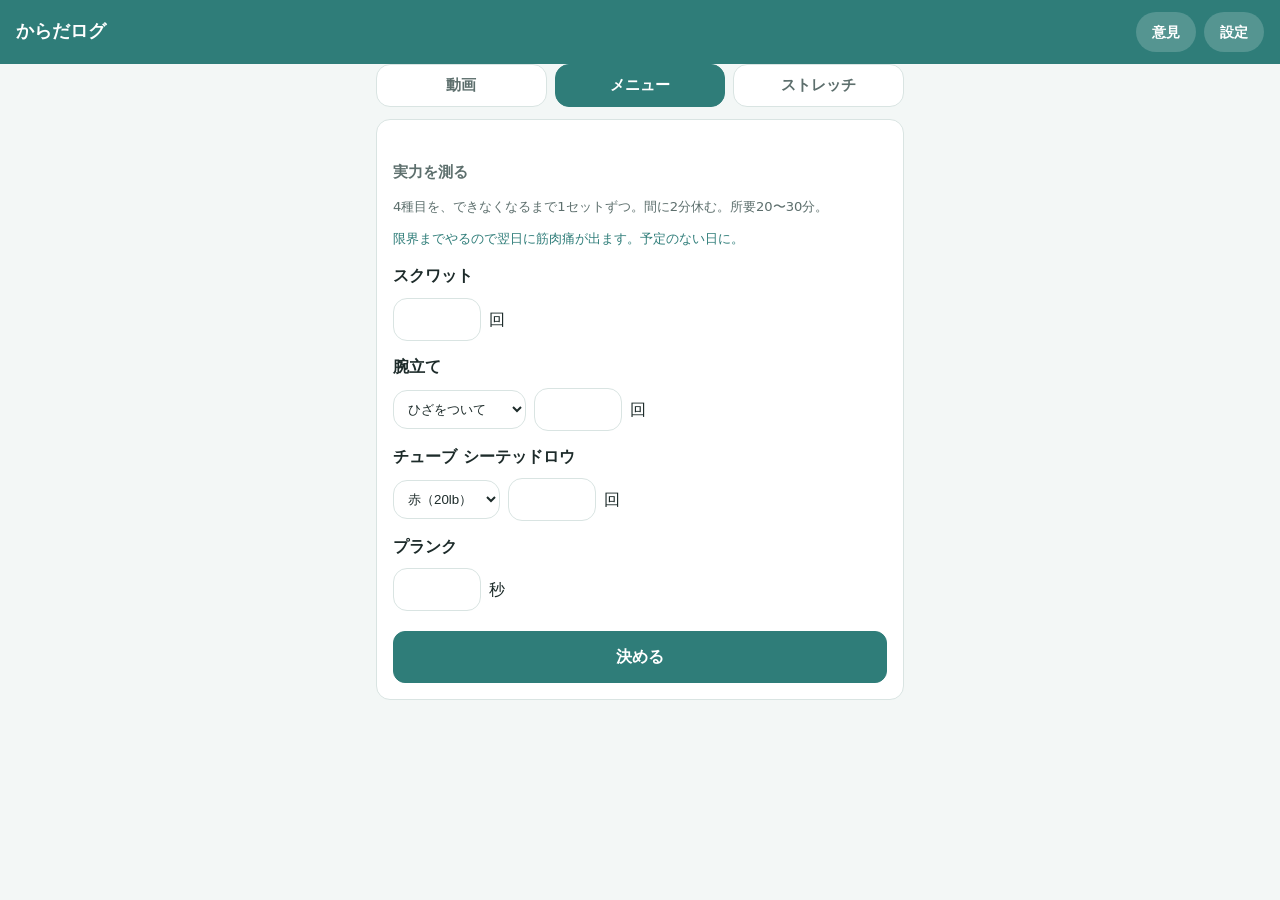
<file: app/index.html>
<!DOCTYPE html>
<html lang="ja">
<head>
<meta charset="UTF-8">
<meta name="viewport" content="width=device-width, initial-scale=1, viewport-fit=cover">
<title>からだログ</title>
<meta name="theme-color" content="#2f7d79">
<link rel="manifest" href="manifest.webmanifest">
<link rel="icon" href="icon.svg" type="image/svg+xml">
<link rel="apple-touch-icon" href="icon-192.png">
<script>
  // 旧URL(GitHub Pages)で開かれたら引っ越し先へ送る。
  // 記録はオリジンごとに別々に保存されるので、両方で使うとデータが2か所に分かれてしまう。
  if (location.hostname.endsWith('.github.io')) {
    location.replace('https://karada-log-3ay.pages.dev/');
  }
</script>
<link rel="stylesheet" href="style.css">
</head>
<body>

<header class="bar">
  <h1>からだログ</h1>
  <span class="bar-btns">
    <button id="btn-feedback" class="icon-btn" aria-label="意見を送る">意見</button>
    <button id="btn-settings" class="icon-btn" aria-label="設定">設定</button>
  </span>
</header>

<main>
  <nav class="tabs">
    <button class="tab" data-tab="today">動画</button>
    <button class="tab on" data-tab="menu">メニュー</button>
    <button class="tab" data-tab="stretch">ストレッチ</button>
  </nav>

  <div id="tab-today" hidden>
  <!-- 測る日などの知らせ(開いたときだけ出る。Webアプリは定時に通知を鳴らせない) -->
  <div id="notices" hidden></div>

  <!-- 記録の状況 -->
  <section class="stats" id="stats">
    <div class="stat">
      <span class="stat-num" id="stat-streak">0</span>
      <span class="stat-label">連続</span>
    </div>
    <div class="stat">
      <span class="stat-num" id="stat-week">0</span>
      <span class="stat-label">今週</span>
    </div>
    <div class="stat">
      <span class="stat-num" id="stat-total">0</span>
      <span class="stat-label">のべ本数</span>
    </div>
  </section>

  <!-- 今日やること -->
  <section id="today-area">
    <h2 class="sec-title">今日やること</h2>
    <div id="today-card"></div>
  </section>

  <!-- 余力の質問 -->
  <section id="spare-area" hidden>
    <div class="card ask">
      <p class="ask-q">まだもう1本できそうですか？</p>
      <div class="btn-row">
        <button id="btn-spare-yes" class="btn primary">できそう</button>
        <button id="btn-spare-no" class="btn">今日はここまで</button>
      </div>
      <p class="note">「できそう」が2回続くと、次からその部位の動画が1段きつくなります。</p>
    </div>
  </section>

  <!-- 次の1本(余力があるとき) -->
  <section id="second-area" hidden>
    <h2 class="sec-title" id="second-title">追加の1本</h2>
    <div id="second-card"></div>
    <p class="note" id="second-note" hidden></p>
  </section>

  <!-- 部位バランス -->
  <section>
    <h2 class="sec-title">部位のバランス（直近30日）</h2>
    <div class="balance" id="balance"></div>
  </section>

  <!-- 履歴 -->
  <section>
    <h2 class="sec-title">記録</h2>
    <ul class="history" id="history"></ul>
  </section>
  </div>

  <!-- 処方型メニュー(種目・回数・負荷を自分に合わせて出す) -->
  <div id="tab-menu">
    <div id="menu-area"></div>
  </div>

  <!-- 実行中の画面。メニューを頭から流す -->
  <!-- 横に倒したとき、A が左半分・B が右半分になる。
       縦のときは両方 display:contents にして、order で今までどおりの並びに戻す -->
  <div id="run" hidden>
    <div class="run-a">
      <canvas id="run-cv" hidden></canvas>
      <div id="run-rest" class="btn-row" hidden>
        <button id="run-rest-minus" class="btn small">−15秒</button>
        <button id="run-rest-plus" class="btn small">＋15秒</button>
      </div>
      <p id="run-next"></p>
      <div id="run-ask" hidden>
        <p id="run-ask-name"></p>
        <div class="ask-row">
          <button id="run-ask-minus" class="btn">−</button>
          <span id="run-ask-val"></span>
          <button id="run-ask-plus" class="btn">＋</button>
        </div>
      </div>
    </div>
    <div class="run-b">
      <p id="run-name"></p>
      <p id="run-sub"></p>
      <p id="run-tags"></p>
      <p id="run-num"></p>
      <p id="run-count"></p>
      <div id="run-list" hidden></div>
      <div class="btn-row run-btns">
        <button id="run-pause" class="btn wide">一時停止</button>
        <button id="run-skip" class="btn wide">ここまで</button>
      </div>
      <div class="btn-row run-btns">
        <button id="run-stop" class="btn wide">やめる</button>
      </div>
    </div>
  </div>

  <!-- お手本アニメ。棒人間で動きとポイントを見せる -->
  <div id="demo" hidden>
    <div class="demo-head">
      <p id="demo-name"></p>
      <button id="demo-close" class="btn small">閉じる</button>
    </div>
    <p id="demo-load"></p>
    <p id="demo-tags"></p>
    <canvas id="demo-cv"></canvas>
    <div class="demo-row">
      <span id="demo-phase"></span>
      <span class="demo-btns">
        <button id="demo-slow" class="btn small" aria-pressed="false">ゆっくり</button>
        <button id="demo-play" class="btn small">止める</button>
      </span>
    </div>
    <ul id="demo-pts"></ul>
    <button id="demo-video" class="btn small">動画</button>
    <div id="demo-frame"></div>
  </div>

  <!-- ストレッチ(記録はしない。やりたいものを選んで再生するだけ) -->
  <div id="tab-stretch" hidden>
    <div id="stretch-list"></div>
  </div>
</main>

<!-- 設定画面 -->
<div id="settings" class="sheet" hidden>
  <div class="sheet-inner">
    <header class="bar">
      <h2>設定</h2>
      <button id="btn-close-settings" class="icon-btn" aria-label="閉じる">閉じる</button>
    </header>

    <section class="pad">
      <h3>今日の動画を変える</h3>
      <p class="note">分類がずれていたり、気分が乗らないときに別の動画へ差し替えます。今日の分だけ変わります。</p>
      <div class="field">
        <label for="sel-part">部位</label>
        <select id="sel-part">
          <option value="upper">上半身</option>
          <option value="back">背中</option>
          <option value="lower">下半身</option>
          <option value="core">体幹</option>
          <option value="full">全身</option>
          <option value="warmup">ウォームアップ</option>
        </select>
      </div>
      <div class="field">
        <label for="sel-video">動画</label>
        <select id="sel-video"></select>
      </div>
      <button id="btn-apply-video" class="btn primary wide">今日の動画にする</button>
    </section>

    <section class="pad">
      <h3>音の大きさ</h3>
      <div class="field">
        <input id="set-vol" type="range" min="0" max="100" step="10">
        <span id="set-vol-num"></span>
      </div>
    </section>

    <section class="pad">
      <h3>休みの長さ</h3>
      <div class="field">
        <label for="set-rest-set">セット間</label>
        <input id="set-rest-set" class="num" type="number" inputmode="numeric" min="0" max="30"> 秒
      </div>
      <div class="field">
        <label for="set-rest-ex">種目を変えるとき</label>
        <input id="set-rest-ex" class="num" type="number" inputmode="numeric" min="0" max="30"> 秒
      </div>
      <button id="btn-rest-save" class="btn primary wide">決める</button>
    </section>

    <section class="pad">
      <h3>今日の記録を取り消す</h3>
      <p class="note">間違えて記録したときに使います。今日の分だけ消します。</p>
      <button id="btn-undo-today" class="btn danger wide">今日の記録を消す</button>
    </section>

    <section class="pad">
      <h3>データの持ち出し</h3>
      <p class="note">
        <strong>この記録はこの端末の中だけにあります。</strong>
        ブラウザのデータを消したり機種を変えると消えます。ときどき書き出してください。
      </p>
      <div class="btn-row">
        <button id="btn-export" class="btn">書き出す（JSON）</button>
        <label class="btn file-label">読み込む<input type="file" id="file-import" accept=".json,application/json" hidden></label>
      </div>
      <p class="note" id="backup-note"></p>
    </section>

    <section class="pad">
      <h3>部位ごとのレベル</h3>
      <p class="note">「できそう」の積み上がりで自動的に上がります。手で直すこともできます。</p>
      <div id="levels"></div>
    </section>

    <section class="pad">
      <h3>動画リスト</h3>
      <p class="note">
        動画が消された・分類がおかしいときに直します。チェックを外すと出てこなくなります。
      </p>
      <ul class="vlist" id="vlist"></ul>
      <button id="btn-reset-videos" class="btn wide">動画リストを初期状態に戻す</button>
    </section>

    <section class="pad">
      <h3>体組成を測る日</h3>
      <p class="note">
        選んだ曜日にアプリを開くと、画面の上に知らせが出ます。
        <strong>数値はここには入りません。</strong>測った日付だけを残します。
      </p>
      <div class="field">
        <label for="sel-measure-day">測る曜日</label>
        <select id="sel-measure-day">
          <option value="0">日曜</option>
          <option value="1">月曜</option>
          <option value="2">火曜</option>
          <option value="3">水曜</option>
          <option value="4">木曜</option>
          <option value="5">金曜</option>
          <option value="6">土曜</option>
        </select>
      </div>
      <p class="note" id="measure-last"></p>
      <p class="note">前回から10日以上空いたときは、曜日に関係なく知らせます。</p>
    </section>

    <section class="pad">
      <h3>目標</h3>
      <p class="note">
        <strong>筋肉を増やす。減量はしない。</strong>
        <strong>体重が減ったら目標から遠ざかっています。</strong>
      </p>
      <div class="field">
        <label for="goal-memo">目標の数値（この端末の中だけに保存されます）</label>
        <textarea id="goal-memo" rows="4" placeholder="例&#10;筋肉スコア: 今 ___ → 目標 ___&#10;筋肉量: 今 ___ kg → 目標 ___ kg&#10;見直す日: ____年__月__日"></textarea>
      </div>
      <p class="note">
        測るのは<strong>週1回、同じ曜日・同じ時間・同じ服装</strong>で。日々の増減は見ません。
        数値そのものは Health Planet のアプリに入れます。
      </p>
    </section>

    <section class="pad">
      <h3>このアプリについて</h3>
      <p class="note">
        動画はすべて YouTube「ザ・きんにくTV」の再生リスト「自宅で筋トレ」から選んでいます。
        動画の再生だけは通信が必要です。記録そのものは通信なしで動きます。
      </p>
      <p class="note">体重・体脂肪は Health Planet のアプリで記録してください（このアプリでは扱いません）。</p>
    </section>
  </div>
</div>

<!-- 意見シート -->
<div id="fb" class="fb-back" hidden>
  <div class="fb-sheet" role="dialog" aria-modal="true" aria-labelledby="fb-title">
    <header class="bar">
      <h2 id="fb-title">意見</h2>
      <button id="fb-close" class="icon-btn" aria-label="閉じる">閉じる</button>
    </header>
    <div class="pad">
      <p class="note" id="fb-context"></p>

      <div class="field" id="fb-aikotoba-field" hidden>
        <label for="fb-aikotoba">合言葉（この端末で最初の1回だけ）</label>
        <input id="fb-aikotoba" type="password" autocomplete="off" inputmode="text">
        <p class="note">送り先を自分だけに限るための言葉です。端末の中にだけ残ります。</p>
      </div>

      <div class="field">
        <span class="label">種類</span>
        <div class="chips" id="fb-kinds">
          <button type="button" class="chip" data-kind="不具合">不具合</button>
          <button type="button" class="chip on" data-kind="要望">要望</button>
          <button type="button" class="chip" data-kind="その他">その他</button>
        </div>
      </div>

      <div class="field">
        <label for="fb-text">内容</label>
        <textarea id="fb-text" rows="4" placeholder="気づいたことを書いてください"></textarea>
      </div>

      <button id="fb-send" class="btn primary wide">送る</button>
      <p class="note" id="fb-msg" hidden></p>

      <h3>これまでの意見</h3>
      <ul class="fb-list" id="fb-list"></ul>
    </div>
  </div>
</div>

<div id="toast" class="toast" hidden></div>

<script src="anime.js"></script>
<script src="app.js"></script>
</body>
</html>
</file>
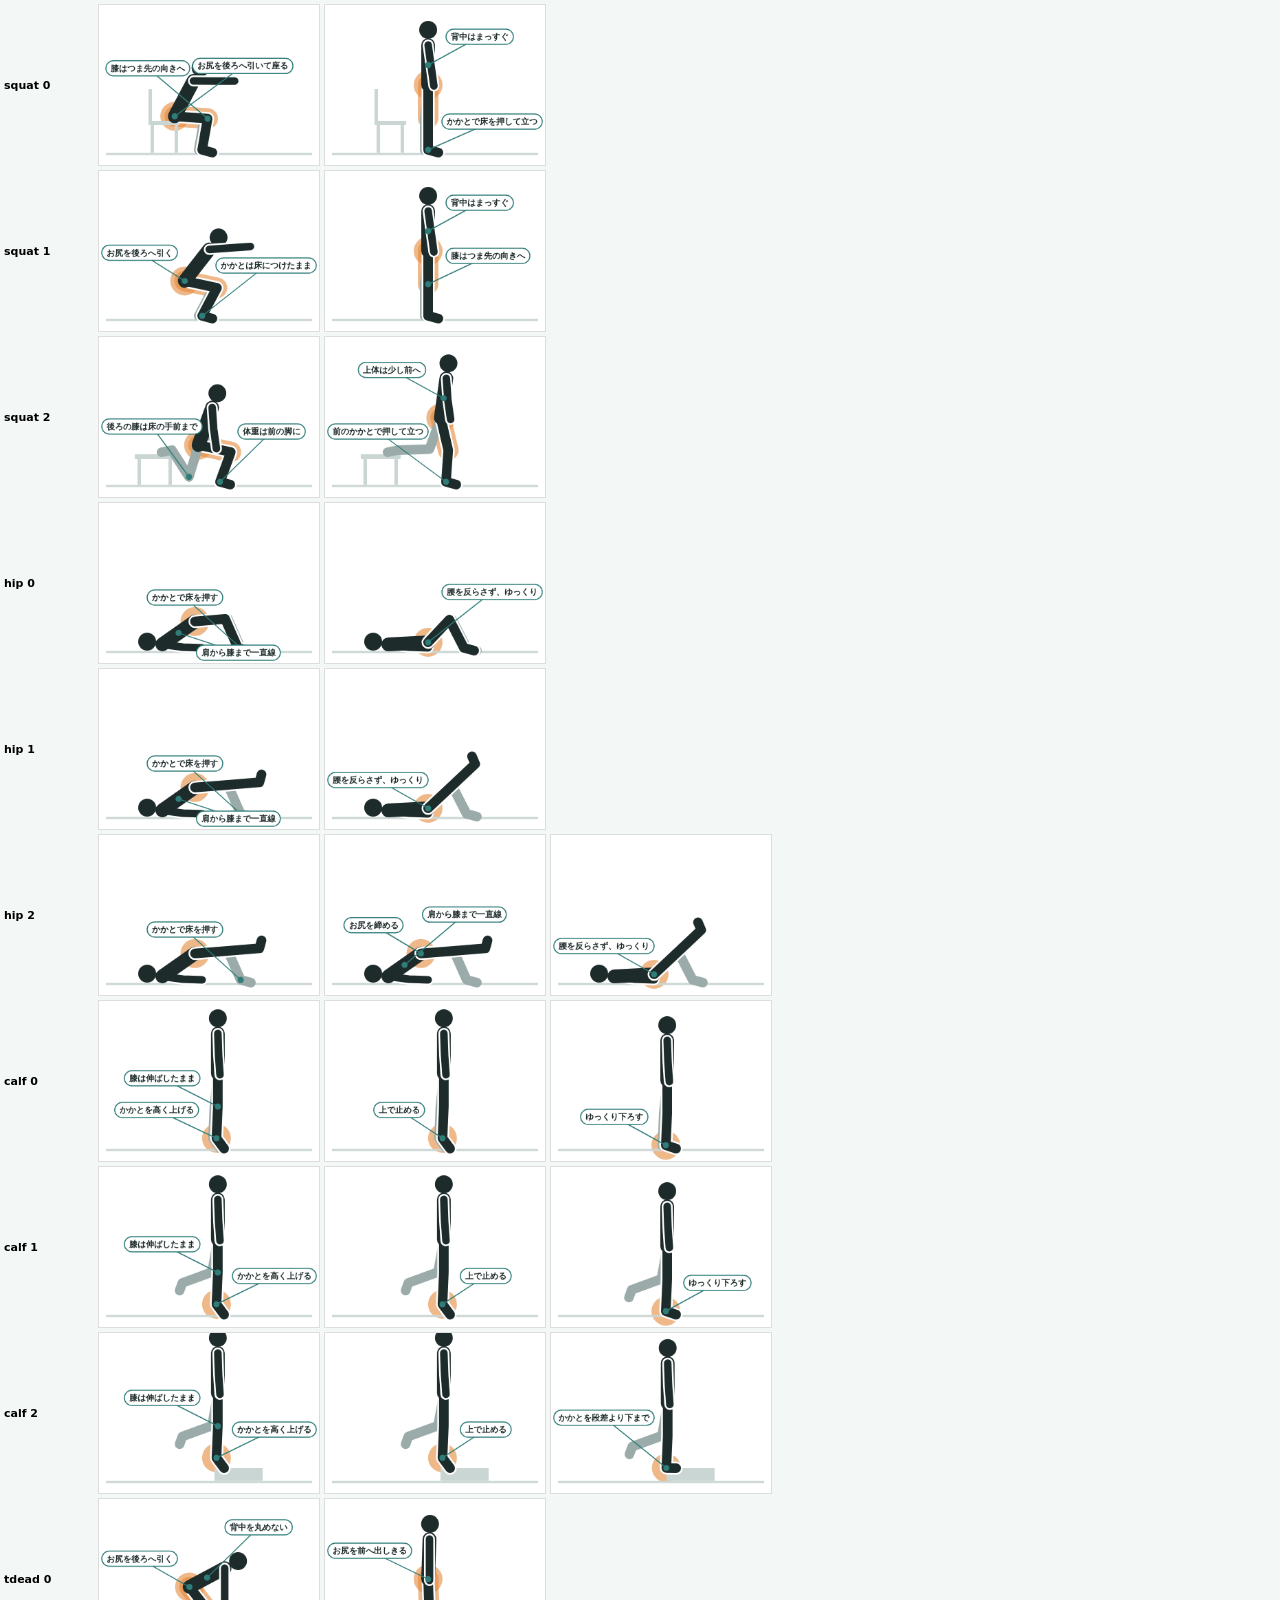
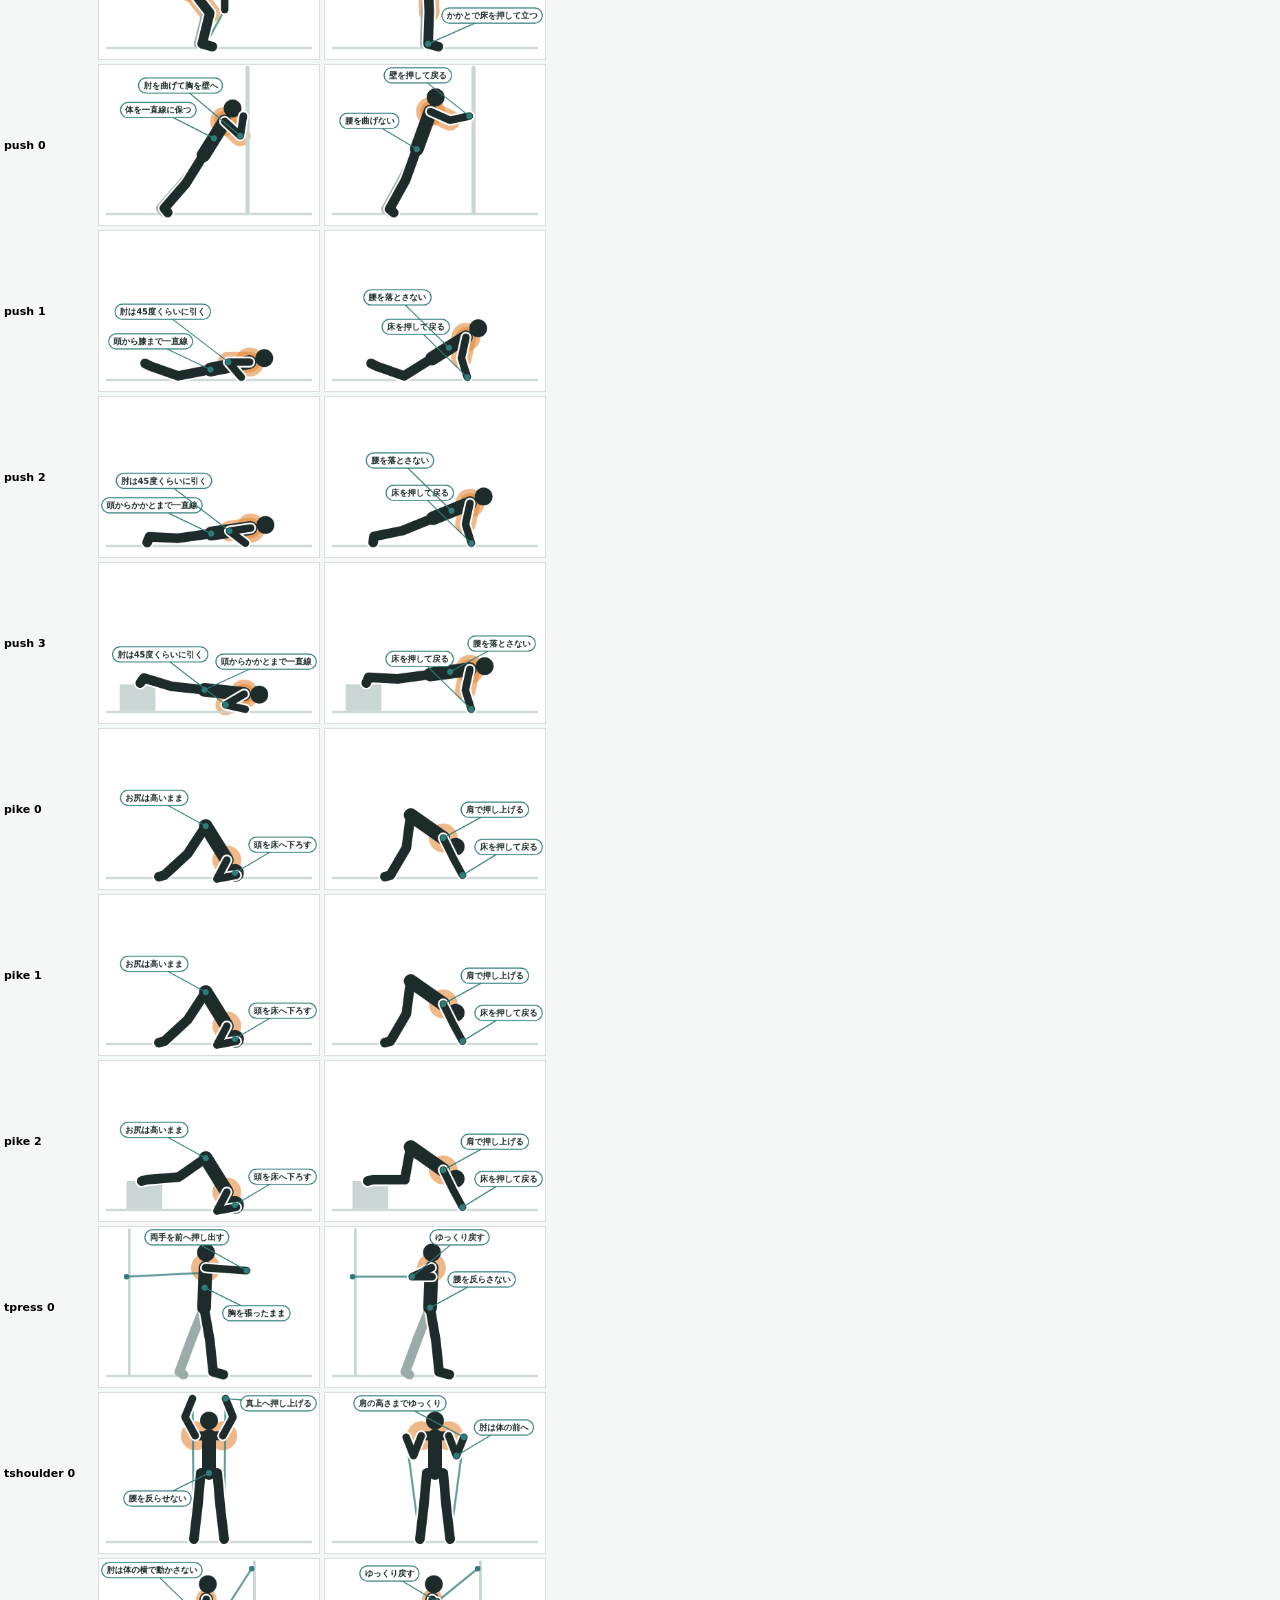
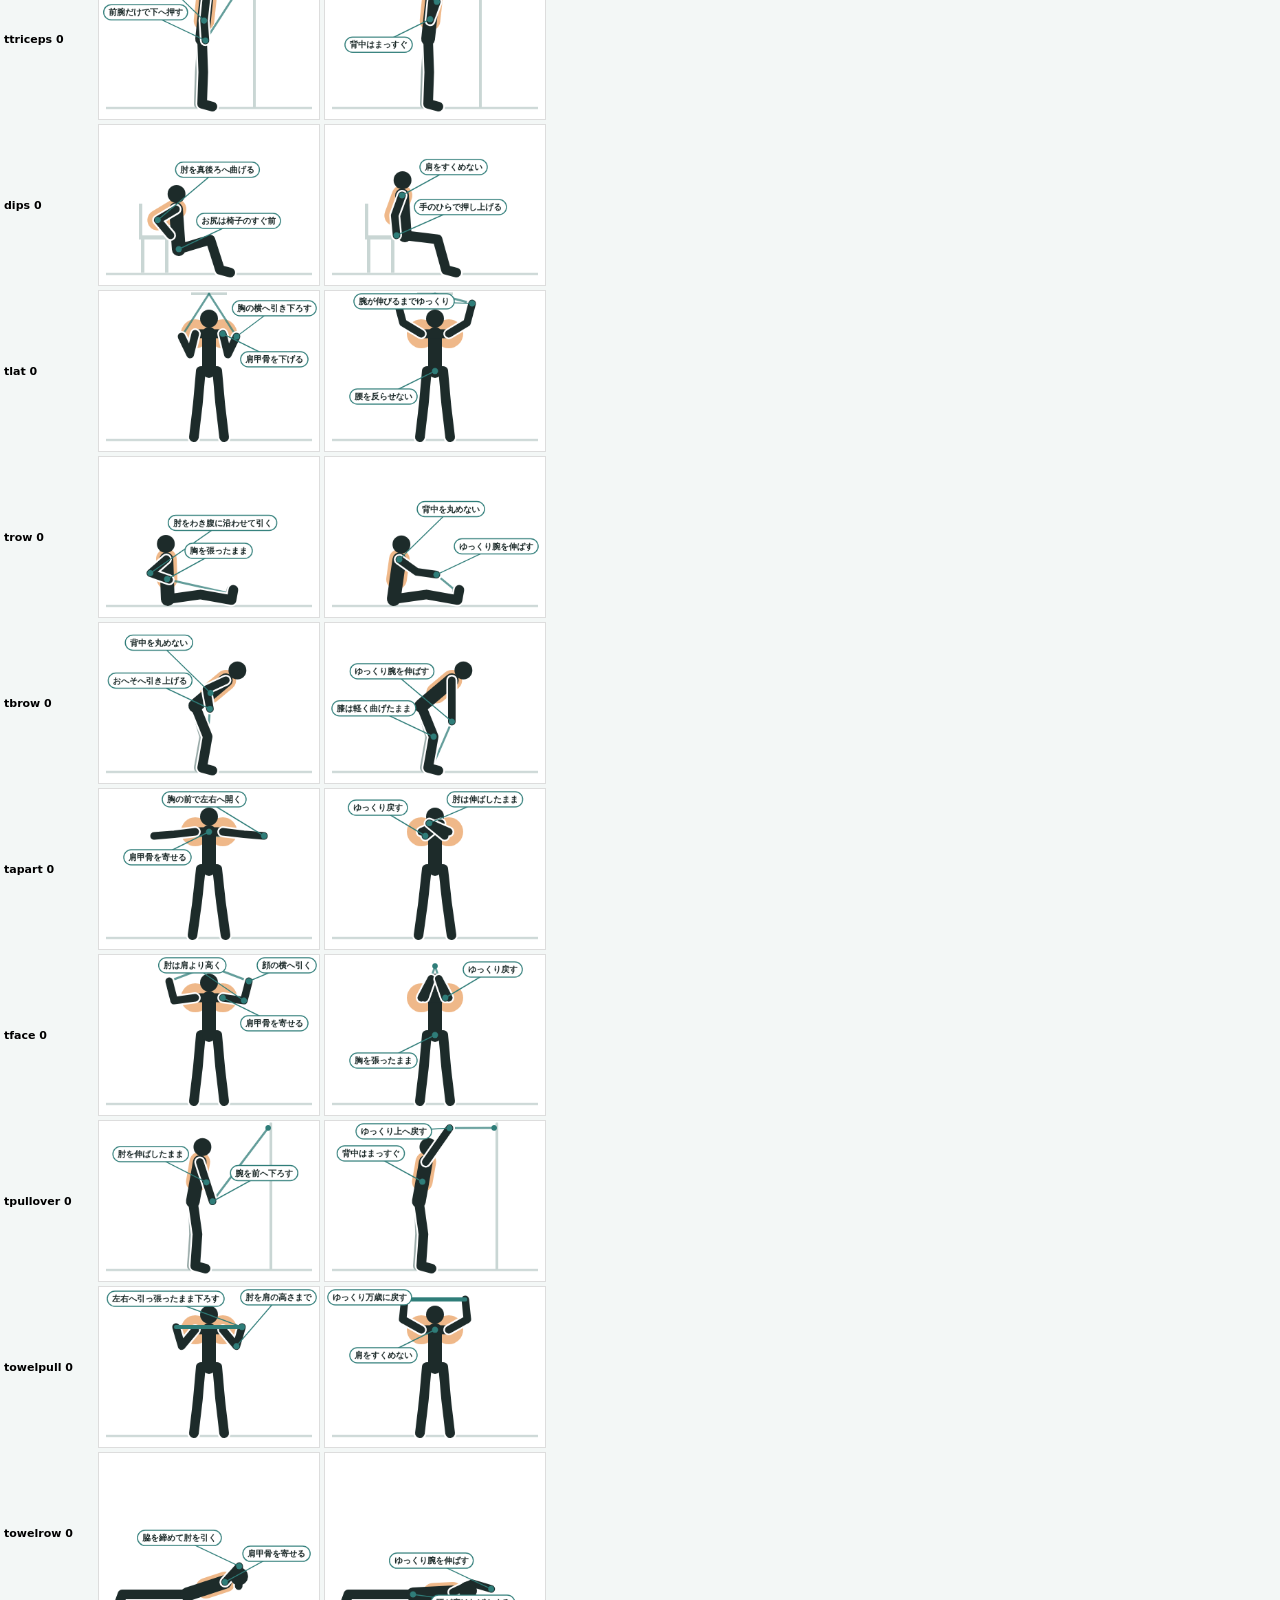
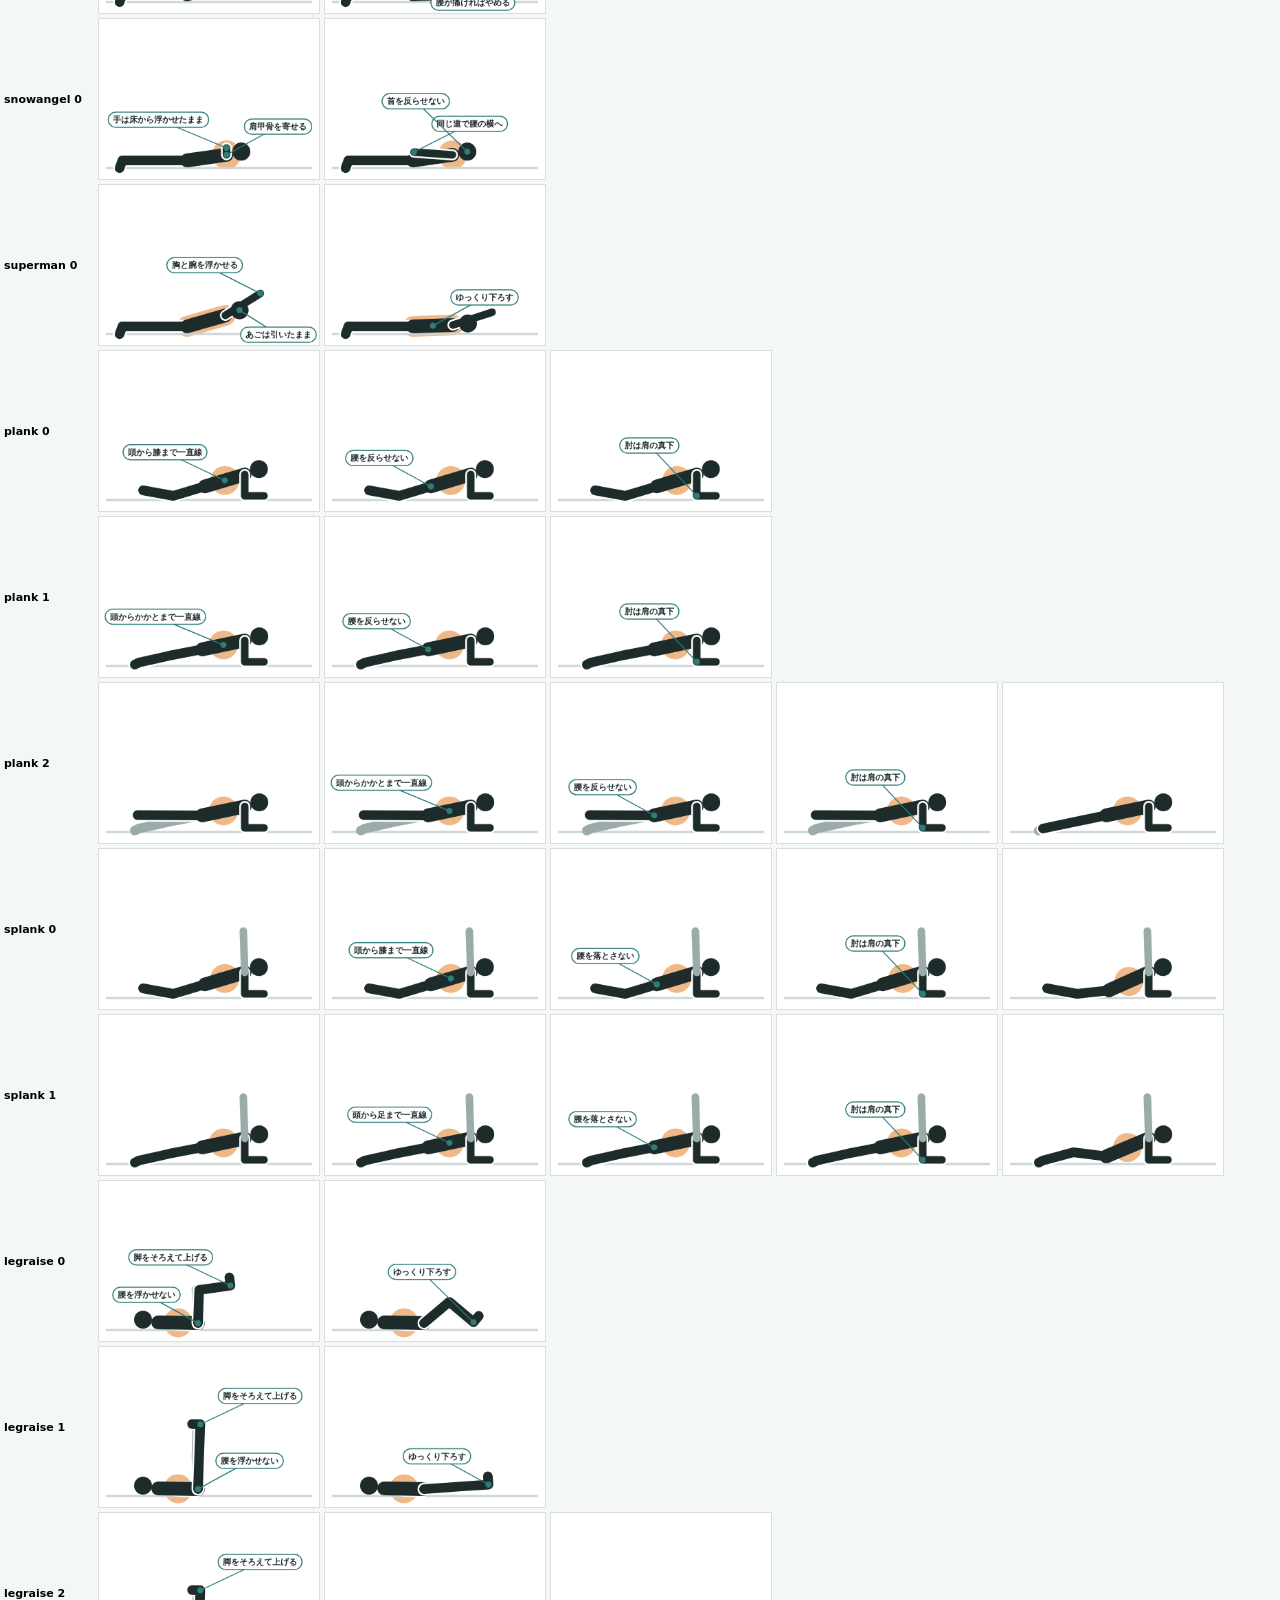
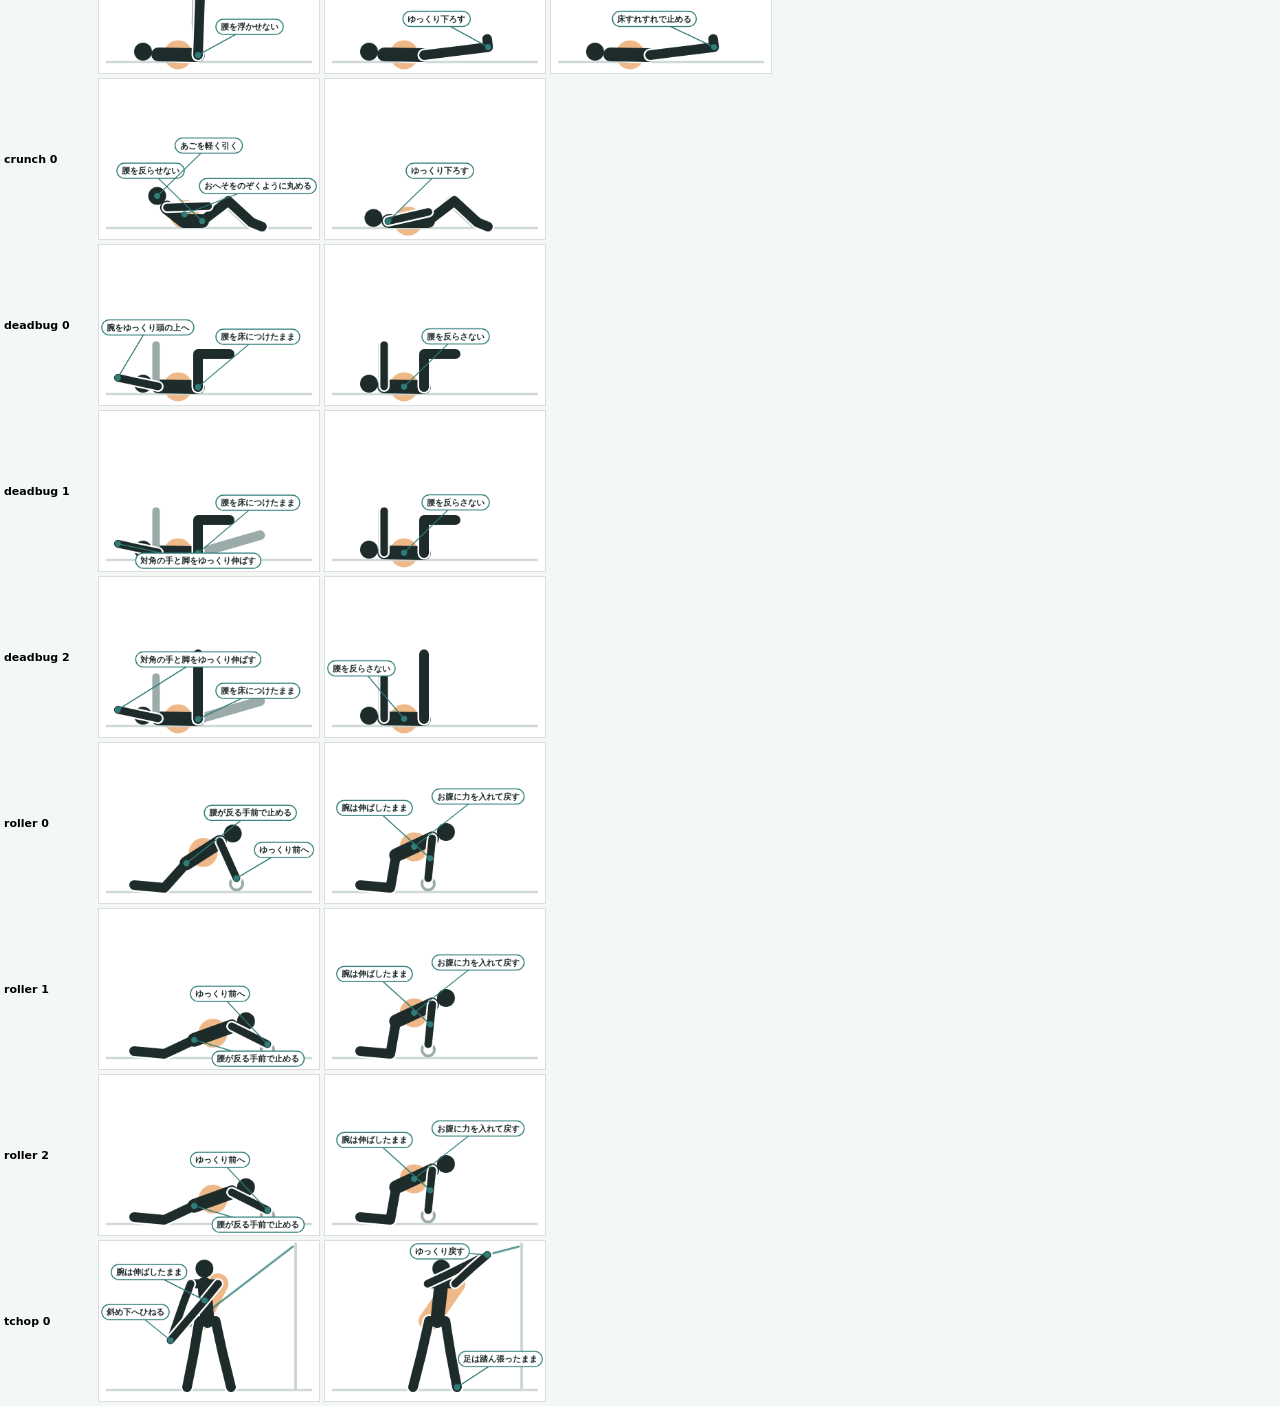
<file: proto/sheet.html>
<!doctype html>
<meta charset="utf-8">
<title>アニメ確認シート</title>
<style>
:root { --ink:#1d2b2a; --ink-sub:#9aaba9; --line:#c9d6d4; --accent:#2f7d79; --card:#fff; --hot:#e5893a; }
body { margin:4px; font: 11px system-ui, sans-serif; background:#f3f7f6; }
.row { display:flex; gap:4px; align-items:center; margin-bottom:4px; }
.row b { width:90px; }
canvas { width:220px; height:160px; background:#fff; border:1px solid #ddd; }
</style>
<div id="out"></div>
<script>document.write('<script src="../app/anime.js?' + Date.now() + '"><\/script>');</script>
<script>
const LV = { squat:3, hip:3, calf:3, push:4, pike:3, plank:3, splank:2, legraise:3, deadbug:3, roller:3 };
const out = document.getElementById('out');
const only = new URLSearchParams(location.search).get('k');
Anime.keys().filter(k => !only || only.split(',').includes(k)).forEach(k => {
  for (let lv = 0; lv < (LV[k] || 1); lv++) {
    const d = Anime.make(k, lv);
    const row = document.createElement('div'); row.className = 'row';
    row.innerHTML = '<b>' + k + ' ' + lv + '</b>';
    // 動く局面ごとに、終わりの姿勢と吹き出しを描く
    const tags = [...new Set(d.phases.map(p => p[4] || p[0]))];
    tags.forEach(tag => {
      const ph = d.phases.filter(p => (p[4] || p[0]) === tag);
      const last = ph.reduce((a, p) => p[2] !== p[3] ? p : a, ph[ph.length - 1]);
      const cv = document.createElement('canvas');
      row.appendChild(cv);
      // 1フレームだけ描くため、Player を一瞬動かして止める
      const t = (() => { let s = 0; for (const p of d.phases) { if (p === last) return s + p[1] * 0.99; s += p[1]; } return 0; })();
      const fake = Object.assign({}, d, { phases: [[tag, 1, 0, 0]], cycle: 1,
        A: Object.assign({}, d.A), B: d.B });
      const f = Anime.frameOf(d.phases, d.cycle, t);
      const pose = {}; for (const key in d.A) pose[key] = d.A[key] + (d.B[key] - d.A[key]) * f.p;
      fake.A = pose; fake.B = pose;
      fake.cues = d.cues.filter(c => c.when === tag).map(c => Object.assign({}, c, { when: tag }));
      const p = new Anime.Player(cv, fake);
      p.stop();
    });
    out.appendChild(row);
  }
});
</script>
</file>
<file: app/style.css>
/* からだログ — スマホで片手で押せることを優先した配色・サイズ */

/* hidden 属性を必ず効かせる。
 * これが無いと、display を指定した要素(意見シートなど)が hidden でも出てしまう。
 * CSS の指定はブラウザ既定の [hidden]{display:none} より強いため。 */
[hidden] { display: none !important; }

:root {
  --bg: #f3f7f6;
  --card: #ffffff;
  --ink: #1d2b2a;
  --ink-sub: #5d6f6d;
  --accent: #2f7d79;
  --accent-ink: #ffffff;
  --line: #d9e4e2;
  --easy: #4e9a5f;
  --normal: #c78a1e;
  --hard: #c0504a;
  --hot: #e5893a;          /* お手本で効く場所を光らせる色 */
  --hot-soft: #fbeadb;     /* 「効くところ」の札 */
  --hot-ink: #8a4a12;
  --danger: #b03a33;
  --radius: 14px;
}

@media (prefers-color-scheme: dark) {
  :root {
    --bg: #141a1a;
    --card: #1e2726;
    --ink: #e8efee;
    --ink-sub: #9fb0ae;
    --accent: #4fa8a3;
    --accent-ink: #0d1413;
    --line: #2f3c3b;
    --easy: #6fbf80;
    --normal: #e0ae4a;
    --hard: #e07a73;
    --hot: #e0904a;
    --hot-soft: #3a2a1c;
    --hot-ink: #e8b183;
    --danger: #e07a73;
  }
}

* { box-sizing: border-box; }

body {
  margin: 0;
  padding: 0 0 48px;
  background: var(--bg);
  color: var(--ink);
  font-family: system-ui, -apple-system, "Segoe UI", "Hiragino Kaku Gothic ProN", "Noto Sans JP", sans-serif;
  line-height: 1.7;
  -webkit-text-size-adjust: 100%;
}

main { padding: 0 16px; max-width: 560px; margin: 0 auto; }

/* ヘッダー */
.bar {
  display: flex; align-items: center; justify-content: space-between;
  gap: 12px;
  padding: 12px 16px;
  padding-top: max(12px, env(safe-area-inset-top));
  background: var(--accent);
  color: var(--accent-ink);
  position: sticky; top: 0; z-index: 5;
}
.bar h1, .bar h2 { font-size: 1.1rem; margin: 0; font-weight: 700; }

.icon-btn {
  background: rgba(255,255,255,.18);
  color: inherit;
  border: 0; border-radius: 999px;
  padding: 8px 16px;
  font-size: .9rem; font-weight: 600;
  cursor: pointer;
  min-height: 40px;
}

/* 記録の状況 */
.stats {
  display: grid; grid-template-columns: repeat(3, 1fr);
  gap: 8px;
  margin: 16px 0;
}
.stat {
  background: var(--card); border: 1px solid var(--line);
  border-radius: var(--radius);
  padding: 12px 8px;
  text-align: center;
}
.stat-num { display: block; font-size: 1.7rem; font-weight: 700; line-height: 1.2; }
.stat-label { display: block; font-size: .8rem; color: var(--ink-sub); }

.sec-title {
  font-size: .95rem; font-weight: 700;
  margin: 24px 0 8px;
  color: var(--ink-sub);
}

/* カード */
.card {
  background: var(--card);
  border: 1px solid var(--line);
  border-radius: var(--radius);
  padding: 16px;
}

.part-row { display: flex; align-items: center; gap: 8px; flex-wrap: wrap; margin-bottom: 8px; }

.part-badge {
  background: var(--accent); color: var(--accent-ink);
  border-radius: 999px; padding: 3px 12px;
  font-size: .85rem; font-weight: 700;
}
.level-badge {
  border-radius: 999px; padding: 3px 10px;
  font-size: .78rem; font-weight: 700;
  color: #fff;
}
.level-easy { background: var(--easy); }
.level-normal { background: var(--normal); }
.level-hard { background: var(--hard); }

.vtitle { font-size: 1.02rem; font-weight: 600; margin: 4px 0 2px; }
.vmeta { font-size: .85rem; color: var(--ink-sub); margin: 0 0 14px; }

.btn-row { display: flex; gap: 8px; flex-wrap: wrap; }

.btn {
  flex: 1 1 auto;
  min-height: 52px;
  padding: 12px 16px;
  border: 1px solid var(--line);
  border-radius: 12px;
  background: var(--card);
  color: var(--ink);
  font-size: 1rem; font-weight: 600;
  cursor: pointer;
  text-align: center;
  text-decoration: none;
  display: inline-flex; align-items: center; justify-content: center;
}
.btn.primary { background: var(--accent); color: var(--accent-ink); border-color: var(--accent); }
.btn.danger { color: var(--danger); border-color: var(--danger); }
.btn.wide { width: 100%; margin-top: 8px; }
.btn:active { transform: translateY(1px); }

.file-label { cursor: pointer; }

.note { font-size: .82rem; color: var(--ink-sub); margin: 10px 0 0; }

/* 記録済みの表示 */
.done-card { background: var(--card); border: 1px solid var(--accent); border-radius: var(--radius); padding: 16px; }
.done-head { font-weight: 700; color: var(--accent); margin: 0 0 6px; }

.ask-q { font-size: 1.05rem; font-weight: 700; margin: 0 0 12px; }

/* 部位バランス */
.balance { display: grid; gap: 8px; }
.bal-row { display: grid; grid-template-columns: 5.5em 1fr 2.5em; align-items: center; gap: 8px; font-size: .9rem; }
.bal-bar { background: var(--line); border-radius: 999px; height: 12px; overflow: hidden; }
/* span は既定で inline なので、display を指定しないと width/height が効かない
 * (.bal-bar はグリッドの子なので勝手に block になるが、その中の .bal-fill は効かなかった) */
.bal-fill { display: block; background: var(--accent); height: 100%; border-radius: 999px; }
.bal-num { text-align: right; color: var(--ink-sub); font-size: .85rem; }

/* 履歴 */
.history { list-style: none; padding: 0; margin: 0; display: grid; gap: 6px; }
.history li {
  background: var(--card); border: 1px solid var(--line); border-radius: 10px;
  padding: 10px 12px; font-size: .88rem;
  display: grid; grid-template-columns: 5.2em 1fr; gap: 8px;
}
.h-date { color: var(--ink-sub); }
.h-title { overflow: hidden; text-overflow: ellipsis; white-space: nowrap; }
.h-spare { font-size: .78rem; color: var(--ink-sub); }
.empty { color: var(--ink-sub); font-size: .88rem; padding: 8px 0; }

/* 設定シート */
.sheet {
  position: fixed; inset: 0; z-index: 20;
  background: var(--bg);
  overflow-y: auto;
}
.sheet-inner { max-width: 560px; margin: 0 auto; padding-bottom: 48px; }
.pad { padding: 16px; border-bottom: 1px solid var(--line); }
.pad h3 { font-size: .95rem; margin: 0 0 4px; }

.field { margin: 10px 0; }
.field label { display: block; font-size: .85rem; color: var(--ink-sub); margin-bottom: 4px; }
.field select {
  width: 100%; min-height: 48px;
  padding: 10px 12px;
  border: 1px solid var(--line); border-radius: 10px;
  background: var(--card); color: var(--ink);
  font-size: .95rem;
  font-family: inherit;
}

/* レベル調整 */
.lv-row { display: grid; grid-template-columns: 5.5em 1fr; align-items: center; gap: 8px; margin: 8px 0; }
.lv-btns { display: flex; gap: 6px; }
.lv-btns button {
  flex: 1; min-height: 44px;
  border: 1px solid var(--line); border-radius: 10px;
  background: var(--card); color: var(--ink);
  font-size: .85rem; font-weight: 600; cursor: pointer;
}
.lv-btns button[aria-pressed="true"] { background: var(--accent); color: var(--accent-ink); border-color: var(--accent); }

/* 動画リスト */
.vlist { list-style: none; padding: 0; margin: 8px 0 0; display: grid; gap: 6px; }
.vlist li {
  background: var(--card); border: 1px solid var(--line); border-radius: 10px;
  padding: 10px 12px; font-size: .85rem;
}
.vlist .v-head { display: flex; align-items: center; gap: 8px; }
.vlist input[type="checkbox"] { width: 22px; height: 22px; flex: 0 0 auto; }
.vlist .v-name { flex: 1; }
.vlist select {
  margin-top: 6px; width: 100%; min-height: 40px;
  border: 1px solid var(--line); border-radius: 8px;
  background: var(--bg); color: var(--ink); font-size: .82rem;
  font-family: inherit;
}

/* トースト */
.toast {
  position: fixed; left: 50%; bottom: 24px; transform: translateX(-50%);
  background: var(--ink); color: var(--bg);
  padding: 12px 20px; border-radius: 999px;
  font-size: .9rem; font-weight: 600;
  z-index: 50; max-width: 90vw; text-align: center;
}

/* 細かい部位(胸・背中など)のバッジ */
.sub-badge {
  border: 1px solid var(--accent);
  color: var(--accent);
  border-radius: 999px;
  padding: 2px 10px;
  font-size: .8rem;
  font-weight: 600;
}

/* 今日のカードは何本でも並ぶ */
#today-card, #second-card { display: grid; gap: 8px; }

/* 目標メモ */
.field textarea {
  width: 100%;
  padding: 10px 12px;
  border: 1px solid var(--line); border-radius: 10px;
  background: var(--card); color: var(--ink);
  font-size: .95rem; font-family: inherit; line-height: 1.6;
  resize: vertical;
}

/* 記録が無いときのメッセージは2カラムに押し込まない */
.history li.empty { display: block; }

/* 測る日などの知らせ */
#notices { display: grid; gap: 10px; margin-bottom: 16px; }
.notice {
  border: 1px solid var(--accent);
  border-left: 5px solid var(--accent);
  border-radius: 10px;
  padding: 12px 14px;
  background: var(--card);
}
.notice-text { margin: 0 0 4px; font-weight: 700; }
.notice .note { margin: 0 0 10px; }
.notice .btn-row { margin: 0; }

/* 意見(フィードバック) */
.bar-btns { display: flex; gap: 8px; }
body.no-scroll { overflow: hidden; }

.fb-back {
  position: fixed; inset: 0; z-index: 50;
  background: rgba(0, 0, 0, .45);
  display: flex; align-items: flex-end; justify-content: center;
}
.fb-sheet {
  width: 100%; max-width: 640px; max-height: 88vh; overflow-y: auto;
  background: var(--bg);
  border-radius: 16px 16px 0 0;
  animation: fb-up .18s ease-out;
}
@keyframes fb-up { from { transform: translateY(14px); opacity: .6; } to { transform: none; opacity: 1; } }
.fb-sheet .bar { position: sticky; top: 0; border-radius: 16px 16px 0 0; }
.fb-sheet .pad { padding-bottom: calc(24px + env(safe-area-inset-bottom)); }
.fb-sheet h3 { margin: 22px 0 8px; font-size: 1rem; }

.chips { display: flex; flex-wrap: wrap; gap: 8px; }
.chip {
  border: 1px solid var(--line); background: var(--card); color: inherit;
  border-radius: 999px; padding: 8px 16px; font: inherit; cursor: pointer;
}
.chip.on { background: var(--accent); color: var(--accent-ink); border-color: var(--accent); font-weight: 700; }
.field .label { display: block; margin-bottom: 6px; font-size: .9rem; opacity: .85; }

.fb-list { list-style: none; margin: 0; padding: 0; display: grid; gap: 10px; }
.fb-item { background: var(--card); border: 1px solid var(--line); border-radius: 10px; padding: 12px 14px; }
.fb-text { margin: 0 0 6px; white-space: pre-wrap; word-break: break-word; }
.fb-meta { margin: 0; display: flex; flex-wrap: wrap; gap: 8px; font-size: .82rem; opacity: .8; }
.fb-kind { font-weight: 700; opacity: 1; }
.fb-status { margin-left: auto; }
.fb-status.done { color: var(--accent); font-weight: 700; }
.fb-reply {
  margin: 10px 0 0; padding: 10px 12px;
  border-left: 3px solid var(--accent); background: var(--bg);
  border-radius: 0 8px 8px 0; white-space: pre-wrap; word-break: break-word;
}

/* 合言葉の入力欄。ほかの欄と同じ幅にする */
#fb-aikotoba {
  width: 100%; box-sizing: border-box;
  padding: 12px 14px; font: inherit;
  color: inherit; background: var(--card);
  border: 1px solid var(--line); border-radius: 10px;
}
#fb-aikotoba-field { border-left: 4px solid var(--accent); padding-left: 12px; }

/* カードの小さいボタン(別のにする・もう出さない) */
.sub-row { margin-top: 10px; gap: 8px; }
.btn.small { padding: 8px 12px; font-size: .86rem; flex: 1; }

/* アプリの中での再生 */
.player { margin: 12px 0; }
.player .play { margin: 0; }
.frame { position: relative; width: 100%; aspect-ratio: 16 / 9; margin-bottom: 10px; }
.frame iframe { position: absolute; inset: 0; width: 100%; height: 100%; border: 0; border-radius: 10px; }
.btn.wide.small { width: 100%; }

/* 必要な道具 */
.gear-line { margin: 4px 0 0; font-size: .9rem; }
.gear-box { margin: 10px 0; padding: 10px 12px; background: var(--bg); border-radius: 10px; }
.gear-box .note { margin: 0 0 8px; }

/* やる種目のリスト(意見 #14)。データが入っている動画だけ出る */
.items {
  margin: 10px 0 0;
  padding: 10px 12px;
  background: var(--bg);
  border: 1px solid var(--line);
  border-radius: 10px;
}
.items-head {
  margin: 0 0 6px;
  font-size: 0.86rem;
  font-weight: 700;
  color: var(--ink-sub);
}
.items ol {
  margin: 0;
  padding-left: 1.2em;
}
.items li {
  margin: 4px 0;
  line-height: 1.5;
}
.items .seek {
  margin-right: 8px;
  padding: 1px 7px;
  font-size: 0.8rem;
  font-variant-numeric: tabular-nums;
  color: var(--accent);
  background: transparent;
  border: 1px solid currentColor;
  border-radius: 999px;
  cursor: pointer;
}
.items .note {
  margin: 8px 0 0;
}

/* 「やりました」カードの下に出す「もう出さない」(意見 #13 の続き) */
.done-foot { display: flex; margin: 14px 0 0; padding-top: 12px; border-top: 1px solid var(--line); }
.done-foot .btn.small { flex: 0 0 auto; }

/* タブ(今日やること / ストレッチ) */
.tabs { display: flex; gap: 8px; margin: 0 0 12px; }
.tab { flex: 1; padding: 10px 8px; font-size: .95rem; font-weight: 700; color: var(--ink-sub);
       background: var(--card); border: 1px solid var(--line); border-radius: var(--radius); cursor: pointer; }
.tab.on { color: var(--accent-ink); background: var(--accent); border-color: var(--accent); }
.stretch-card { margin-bottom: 12px; }

/* 部位のタイル。縦に全部並べると選びにくいので、横に詰めて並べる */
.stretch-grid { display: grid; grid-template-columns: repeat(auto-fill, minmax(96px, 1fr)); gap: 8px; }
.stretch-tile { display: flex; flex-direction: column; align-items: center; gap: 2px;
                padding: 12px 6px; background: var(--card); color: var(--ink);
                border: 1px solid var(--line); border-radius: var(--radius); cursor: pointer; }
.stretch-tile.on { color: var(--accent-ink); background: var(--accent); border-color: var(--accent); }
.tile-sub { font-size: .95rem; font-weight: 700; }
.tile-len { font-size: .8rem; color: var(--ink-sub); }
.stretch-tile.on .tile-len { color: inherit; opacity: .8; }

/* ---- 処方型メニュー ---- */
.time-grid { display: grid; grid-template-columns: repeat(4, 1fr); gap: 8px; margin-bottom: 12px; }
.time-grid.two { grid-template-columns: repeat(2, 1fr); }
.time-tile { padding: 12px 4px; background: var(--card); color: var(--ink);
             border: 1px solid var(--line); border-radius: var(--radius);
             font-size: 1rem; font-weight: 700; cursor: pointer; }
.time-tile.on { color: var(--accent-ink); background: var(--accent); border-color: var(--accent); }

.ex-card + .ex-card { margin-top: 12px; }
.ex-card.done { opacity: .72; }
.ex-target { margin: 4px 0 0; font-size: 1.15rem; }
.ex-target strong { font-size: 1.6rem; }
.ex-load { margin: 2px 0 6px; color: var(--accent); font-weight: 700; }
.ex-done { margin: 4px 0; font-size: 1.15rem; font-weight: 700; }
.ex-input { display: flex; align-items: center; gap: 8px; margin-top: 10px; }
.ex-input .unit { color: var(--ink-sub); }
.num { width: 5em; padding: 10px; font-size: 1.1rem; text-align: right;
       background: var(--card); color: var(--ink);
       border: 1px solid var(--line); border-radius: var(--radius); }

.mrow { display: flex; align-items: center; flex-wrap: wrap; gap: 8px; margin: 12px 0; }
.mname { flex: 1 1 100%; font-weight: 700; }
.mrow select { padding: 10px; background: var(--card); color: var(--ink);
               border: 1px solid var(--line); border-radius: var(--radius); }
.note.warn { color: var(--accent); }

/* ---- 実行中の画面 ---- */
#run { position: fixed; inset: 0; z-index: 50; display: flex;
       flex-direction: column; align-items: center; justify-content: center;
       gap: 4px; padding: 24px 16px; text-align: center; background: var(--bg); }
#run[hidden] { display: none; }
#run-name { margin: 0; font-size: 1.5rem; font-weight: 700; }
#run-sub { margin: 0; color: var(--ink-sub); }
#run-num { margin: 8px 0; font-size: 5.5rem; font-weight: 700; line-height: 1;
           font-variant-numeric: tabular-nums; color: var(--accent); }
#run-count { margin: 0; font-size: 2.6rem; font-weight: 700; line-height: 1.1;
             font-variant-numeric: tabular-nums; }
#run-next { margin: 8px 0 20px; color: var(--ink-sub); }
#run-tags, #demo-tags { margin: 4px 0 0; }
#run-cv { width: 100%; max-width: 320px; aspect-ratio: 320 / 232; margin: 4px 0;
          background: var(--card); border-radius: var(--radius); }
/* お手本を出しているときは、秒の文字を小さくして画面に収める */
#run.wide-anim #run-num { font-size: 3.4rem; margin: 2px 0; }

/* 縦のときは、2つの箱を透かして今までどおり1列に並べる */
.run-a, .run-b { display: contents; }
#run-name { order: 1; } #run-sub { order: 2; } #run-tags { order: 3; }
#run-cv { order: 4; } #run-num { order: 5; } #run-count { order: 6; }
#run-rest { order: 7; } #run-next { order: 8; } #run-list { order: 9; }
#run-ask { order: 10; } #run .run-btns { order: 11; }

/* 横に倒したとき。左半分にお手本(休みなら休みの操作)、右半分に秒数とボタン。
   秒数の出る場所がどの画面でも変わらないようにしてある。
   高さで区切っているので、タブレットやPCの横長では縦のままになる */
@media (orientation: landscape) and (max-height: 600px) {
  #run:not(.run-end) { flex-direction: row; align-items: stretch; gap: 0; padding: 8px 14px; }
  #run:not(.run-end) .run-a, #run:not(.run-end) .run-b {
    display: flex; flex-direction: column; align-items: center; justify-content: center;
    flex: 1 1 50%; min-width: 0; gap: 2px;
  }
  #run-name { font-size: 1.25rem; }
  #run-next { margin: 4px 0 8px; }
  #run .btn-row { margin: 2px 0; }
  #run .btn { padding: 10px 0; }
  /* 高さが足りないので、数字と「直す」まわりを詰める */
  #run-num, #run.wide-anim #run-num { font-size: 3rem; margin: 2px 0; }
  #run-count { font-size: 1.7rem; }
  #run-ask { margin: 2px 0 6px; }
  #run-ask-name { margin: 0 0 2px; }
  #run-ask-val { font-size: 1.5rem; }
  #run .ask-row .btn { font-size: 1.2rem; padding: 6px 0; }
  /* 縦横の比は base の aspect-ratio が持つ。高さを決めると絵がゆがむので幅だけ広げる */
  #run-cv { width: 100%; max-width: none; margin: 0; }
}

/* 効くところの札 */
.tags { display: inline-flex; flex-wrap: wrap; gap: 4px; justify-content: center; }
.tag { background: var(--hot-soft); color: var(--hot-ink); border-radius: 999px;
       padding: 1px 10px; font-size: .78rem; line-height: 1.6; }
#run .btn-row { width: 100%; max-width: 420px; }

#run-ask { margin: 4px 0 16px; }
#run-ask[hidden] { display: none; }
#run-ask-name { margin: 0 0 6px; color: var(--ink-sub); }
.ask-row { display: flex; align-items: center; justify-content: center; gap: 16px; }
.ask-row .btn { min-width: 64px; font-size: 1.4rem; }
#run-ask-val { min-width: 90px; font-size: 1.8rem; font-weight: 700;
               font-variant-numeric: tabular-nums; }

/* ---- 終わりの一覧 ---- */
#run { overflow-y: auto; }
#run-list { width: 100%; max-width: 420px; margin: 4px 0 12px; }
#run-list[hidden] { display: none; }
.run-row-head { margin: 10px 0 4px; font-weight: 700; }
.run-row { display: flex; align-items: center; gap: 8px; margin: 4px 0; }
.run-row .btn { flex: 0 0 auto; min-width: 52px; padding: 8px 0; }
.run-row-name { flex: 1; text-align: left; color: var(--ink-sub); }
.run-row-val { min-width: 64px; font-weight: 700; font-variant-numeric: tabular-nums; }

/* ---- カードの詳細設定 ---- */
.ex-cfg { margin-top: 10px; }
.ex-cfg[hidden] { display: none; }
.ex-cfg .field { display: flex; align-items: center; gap: 8px; margin: 6px 0; }
.ex-cfg .field label { min-width: 48px; color: var(--ink-sub); }

/* ---- カードのセットごとの入力 ---- */
.ex-sets { margin: 10px 0 8px; }
.set-row { display: flex; align-items: center; gap: 8px; margin: 6px 0; }
.set-name { flex: 1; color: var(--ink-sub); }
.set-row .num { width: 84px; }

/* ---- 音の大きさ ---- */
#set-vol { flex: 1; }
#set-vol-num { min-width: 48px; text-align: right; color: var(--ink-sub); }

/* ---- お手本アニメ ---- */
#demo { position: fixed; inset: 0; z-index: 50; overflow-y: auto; background: var(--bg);
        padding: max(16px, env(safe-area-inset-top)) 16px 32px; }
#demo > * { max-width: 460px; margin-left: auto; margin-right: auto; }
.demo-head { display: flex; align-items: center; justify-content: space-between; gap: 12px; }
#demo-name { margin: 0; font-size: 1.3rem; font-weight: 700; }
#demo-load { margin: 0 auto 8px; color: var(--ink-sub); }
#demo-cv { display: block; width: 100%; aspect-ratio: 320 / 232; background: var(--card);
           border: 1px solid var(--line); border-radius: var(--radius); }
.demo-row { display: flex; align-items: center; justify-content: space-between; gap: 12px; margin-top: 10px; }
#demo-phase { font-size: 1.6rem; font-weight: 700; color: var(--accent); font-variant-numeric: tabular-nums; }
.demo-btns { display: flex; gap: 8px; }
#demo-slow[aria-pressed="true"] { background: var(--accent); border-color: var(--accent); color: var(--accent-ink); }
#demo-pts { list-style: none; padding: 0; margin: 10px auto 14px; display: flex; flex-direction: column; gap: 4px; }
#demo-pts li { padding: 6px 10px; border-radius: 8px; color: var(--ink-sub); }
#demo-pts li.on { background: var(--card); color: var(--ink); font-weight: 700; box-shadow: inset 3px 0 0 var(--accent); }
#demo-video { display: block; width: fit-content; }
#demo-frame { margin-top: 10px; }
#demo .btn { flex: 0 0 auto; width: auto; white-space: nowrap; }
</file>
